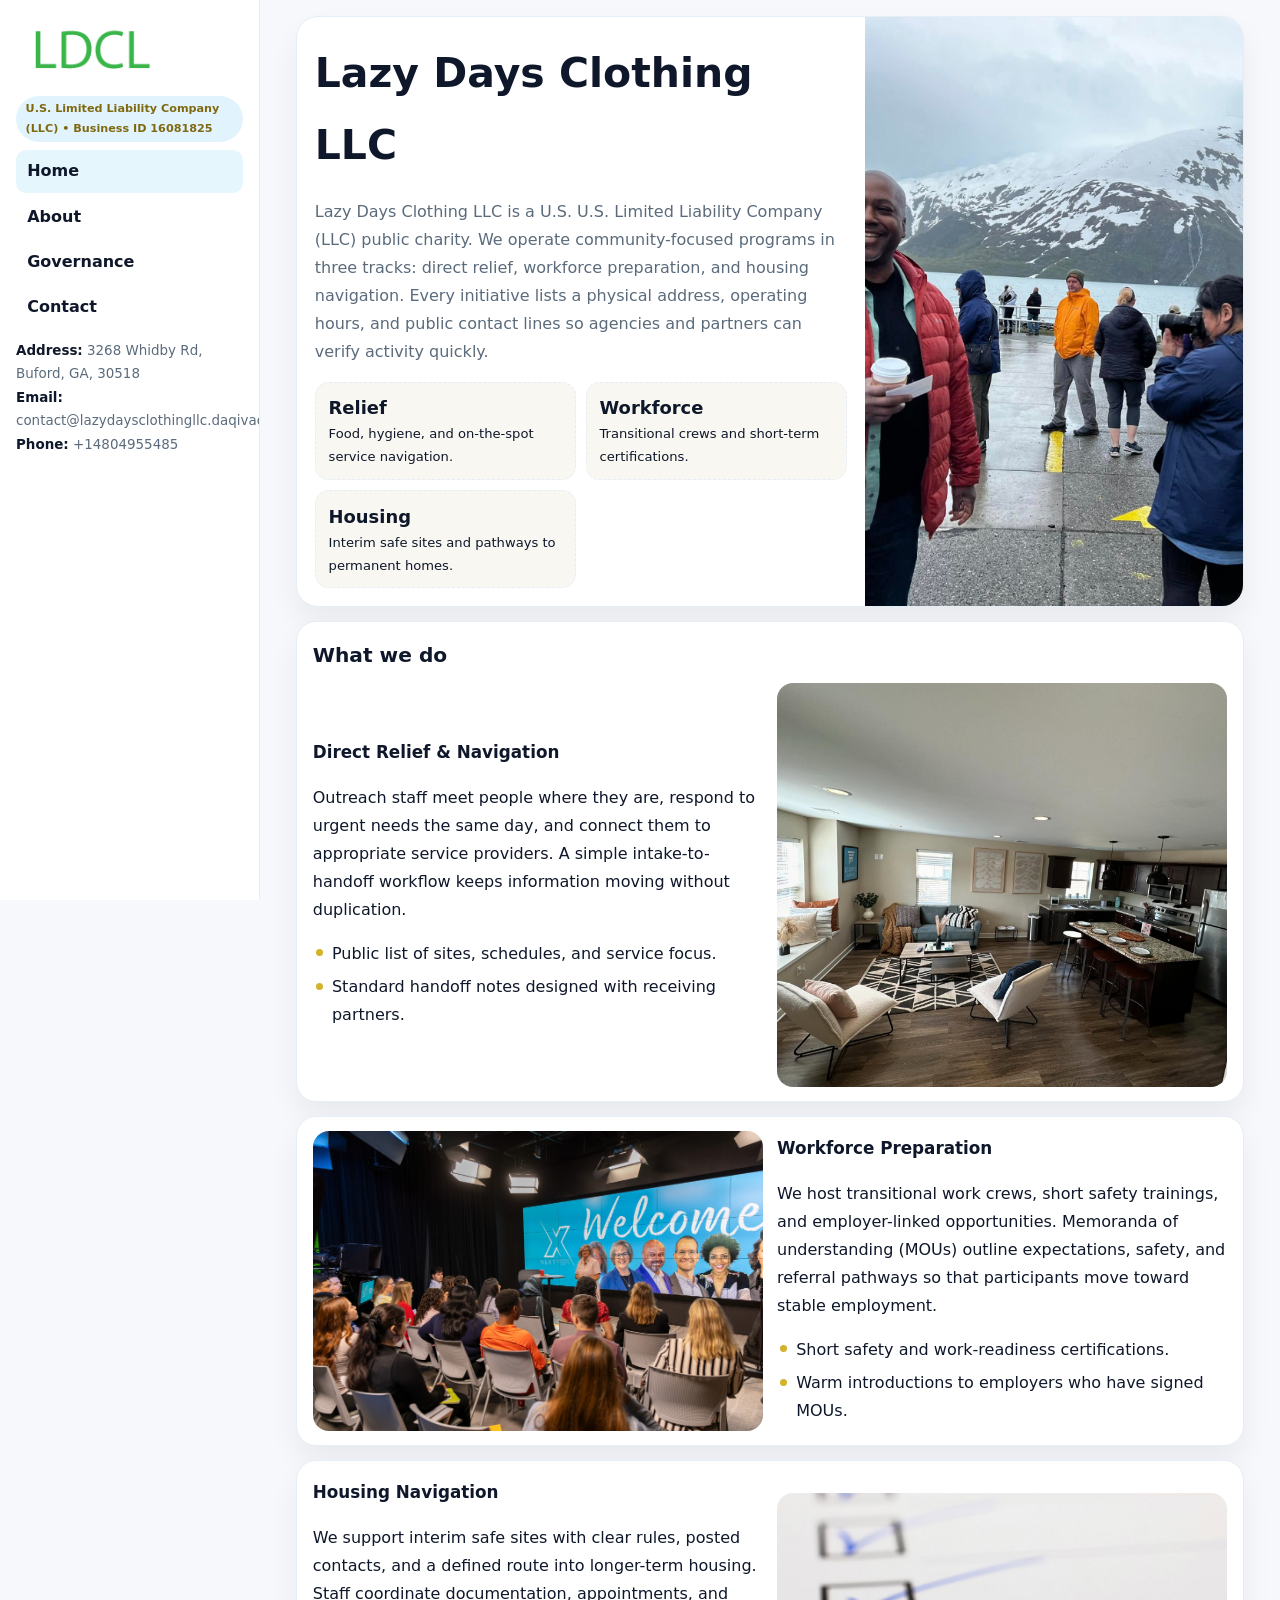
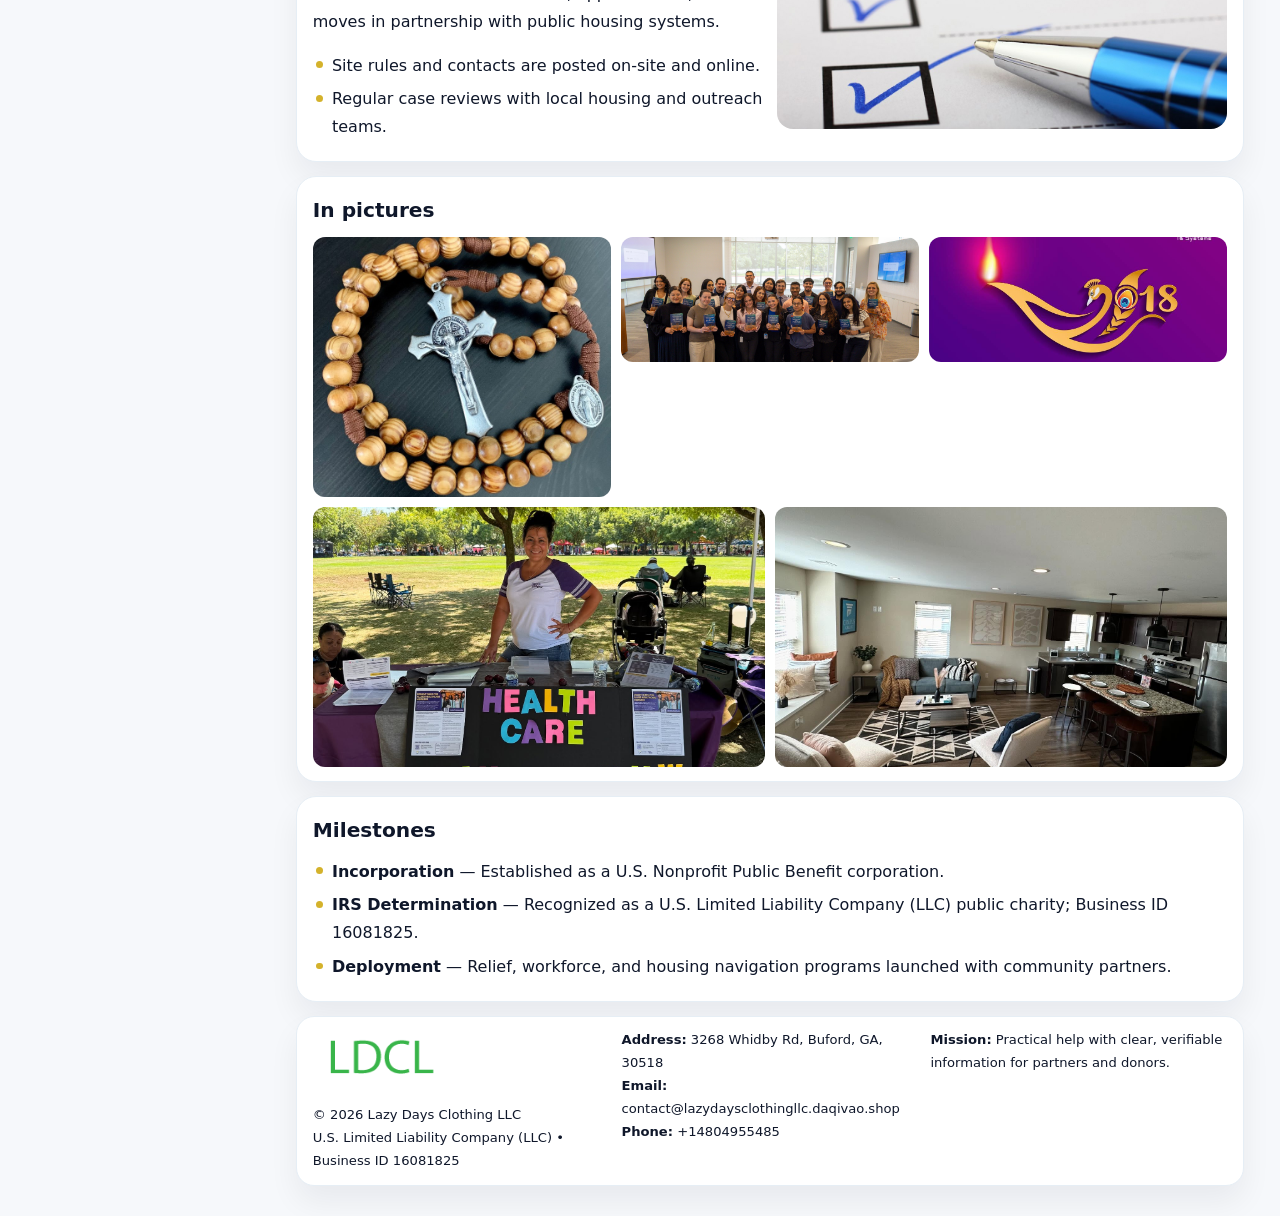
<file: index.html>
<!doctype html><html lang="en"><head>
<meta charset="utf-8">
<meta name="viewport" content="width=device-width,initial-scale=1">
<title>Lazy Days Clothing LLC – Nonprofit • 2025</title>
<link rel="stylesheet" href="assets/styles.css">
<link rel="icon" href="images/logo.png">
<meta name="data-ein" content="16081825">
<meta name="data-name" content="Lazy Days Clothing LLC">
  <meta name="description" content="Dedicated to community services, education, and direct relief, Lazy Days Clothing LLC collaborates with neighbors and partners to deliver practical help and long-term impact.">
</head>
<body>
<div style="position:absolute;left:-9999px;top:-9999px;opacity:0" data-uniq="{{UNIQUE_BLOB}}">
  <span>Dedicated to community services, education, and direct relief, Lazy Days Clothing LLC collaborates with neighbors and partners to deliver practical help and long-term impact.</span><svg width="12" height="12" viewBox="0 0 12 12" xmlns="http://www.w3.org/2000/svg"><circle cx="6" cy="6" r="5" fill="#0f766e"/></svg><img src="images/about.jpg" width="1" height="1" alt="" loading="lazy"/>
</div>

<div class="layout">
  <aside class="aside">
    <div class="logo">
      <a href="index.html"><img src="images/logo.png" alt="Logo"></a>
    </div>
    <div class="tag">U.S. Limited Liability Company (LLC) • Business ID 16081825</div>
    <nav class="c33008fc287" style="margin-top:8px">
      <a class="active" href="index.html">Home</a>
      <a href="about.html">About</a>
      <a href="governance.html">Governance</a>
      <a href="contact.html">Contact</a>
    </nav>
    <div class="meta">
      <div><strong>Address:</strong> 3268 Whidby Rd, Buford, GA, 30518</div>
      <div><strong>Email:</strong> contact@lazydaysclothingllc.daqivao.shop</div>
      <div><strong>Phone:</strong> +14804955485</div>
    </div>
  </aside>

  <main>
    <div class="container">

      <!-- HERO -->
      <section class="ca0866440d4">
        <div class="hero-grid">
          <div class="c4802576889">
            <h1>Lazy Days Clothing LLC</h1>
            <p>Lazy Days Clothing LLC is a U.S. U.S. Limited Liability Company (LLC) public charity. We operate community-focused programs in three tracks: direct relief, workforce preparation, and housing navigation. Every initiative lists a physical address, operating hours, and public contact lines so agencies and partners can verify activity quickly.</p>
            <div class="stats">
              <div class="stat">
                <b>Relief</b>
                <div class="small">Food, hygiene, and on-the-spot service navigation.</div>
              </div>
              <div class="stat">
                <b>Workforce</b>
                <div class="small">Transitional crews and short-term certifications.</div>
              </div>
              <div class="stat">
                <b>Housing</b>
                <div class="small">Interim safe sites and pathways to permanent homes.</div>
              </div>
            </div>
          </div>
          <img src="images/hero.jpg" alt="Program overview">
        </div>
      </section>

      <!-- WHAT WE DO -->
      <section class="section panel">
        <h2>What we do</h2>
        <div class="z">
          <div>
            <h3>Direct Relief & Navigation</h3>
            <p>Outreach staff meet people where they are, respond to urgent needs the same day, and connect them to appropriate service providers. A simple intake-to-handoff workflow keeps information moving without duplication.</p>
            <ul class="timeline">
              <li>Public list of sites, schedules, and service focus.</li>
              <li>Standard handoff notes designed with receiving partners.</li>
            </ul>
          </div>
          <div class="imgbox"><img src="images/relief.jpg" alt="Relief activities"></div>
        </div>
      </section>

      <!-- WORKFORCE -->
      <section class="section panel">
        <div class="z">
          <div class="imgbox"><img src="images/jobs.jpg" alt="Workforce program"></div>
          <div>
            <h3>Workforce Preparation</h3>
            <p>We host transitional work crews, short safety trainings, and employer-linked opportunities. Memoranda of understanding (MOUs) outline expectations, safety, and referral pathways so that participants move toward stable employment.</p>
            <ul class="timeline">
              <li>Short safety and work-readiness certifications.</li>
              <li>Warm introductions to employers who have signed MOUs.</li>
            </ul>
          </div>
        </div>
      </section>

      <!-- HOUSING -->
      <section class="section panel">
        <div class="z">
          <div>
            <h3>Housing Navigation</h3>
            <p>We support interim safe sites with clear rules, posted contacts, and a defined route into longer-term housing. Staff coordinate documentation, appointments, and moves in partnership with public housing systems.</p>
            <ul class="timeline">
              <li>Site rules and contacts are posted on-site and online.</li>
              <li>Regular case reviews with local housing and outreach teams.</li>
            </ul>
          </div>
          <div class="imgbox"><img src="images/land.jpg" alt="Housing navigation"></div>
        </div>
      </section>

      <!-- MOSAIC GALLERY -->
      <section class="section panel">
        <h2>In pictures</h2>
        <div class="mosaic">
          <img class="c2 r2" src="images/community.jpg" alt="Community event">
          <img class="c2" src="images/education.jpg" alt="Education program">
          <img class="c2" src="images/programs.jpg" alt="Program table">
          <img class="c3 r2" src="images/about.jpg" alt="Team and partners">
          <img class="c3 r2" src="images/relief.jpg" alt="Relief crew">
        </div>
      </section>

      <!-- MILESTONES -->
      <section class="section panel">
        <h2>Milestones</h2>
        <ul class="timeline">
          <li><strong>Incorporation</strong> — Established as a U.S. Nonprofit Public Benefit corporation.</li>
          <li><strong>IRS Determination</strong> — Recognized as a U.S. Limited Liability Company (LLC) public charity; Business ID 16081825.</li>
          <li><strong>Deployment</strong> — Relief, workforce, and housing navigation programs launched with community partners.</li>
        </ul>
      </section>

      <footer class="footer">
        <div class="footer-grid">
          <div>
            <img src="images/logo.png" style="width:135px;margin-bottom:.35rem" alt="Logo">
            <div class="small">© <span id="y"></span> Lazy Days Clothing LLC</div>
            <div class="small">U.S. Limited Liability Company (LLC) • Business ID 16081825</div>
          </div>
          <div>
            <div class="small"><strong>Address:</strong> 3268 Whidby Rd, Buford, GA, 30518</div>
            <div class="small"><strong>Email:</strong> <a href="mailto:contact@lazydaysclothingllc.daqivao.shop">contact@lazydaysclothingllc.daqivao.shop</a></div>
            <div class="small"><strong>Phone:</strong> <a href="tel:+14804955485">+14804955485</a></div>
          </div>
          <div>
            <div class="small"><strong>Mission:</strong> Practical help with clear, verifiable information for partners and donors.</div>
          </div>
        </div>
      </footer>
    </div>
  </main>
</div>

<script>
/* Brand color per Business ID/NAME so each site looks unique */
(function(){
  function hash(s){let x=2166136261>>>0;for(let i=0;i<s.length;i++){x^=s.charCodeAt(i);x=(x*16777619)>>>0;}return x>>>0;}
  const ein=document.querySelector('meta[name="data-ein"]')?.content||'0';
  const name=document.querySelector('meta[name="data-name"]')?.content||'';
  const k=hash((ein||name).replace(/\s+/g,''));
  const H=k%360,S=54+(k%18),L=50;
  const r=document.documentElement;
  r.style.setProperty('--brand',`hsl(${H} ${S}% ${L}%)`);
  r.style.setProperty('--brand-ink',`hsl(${H} ${Math.min(96,S+12)}% ${Math.max(22,L-22)}%)`);
  r.style.setProperty('--soft',`hsl(${H} ${Math.max(28,S-30)}% 96%)`);
  document.getElementById('y').textContent=new Date().getFullYear();
})();
</script>
</body></html>
</file>
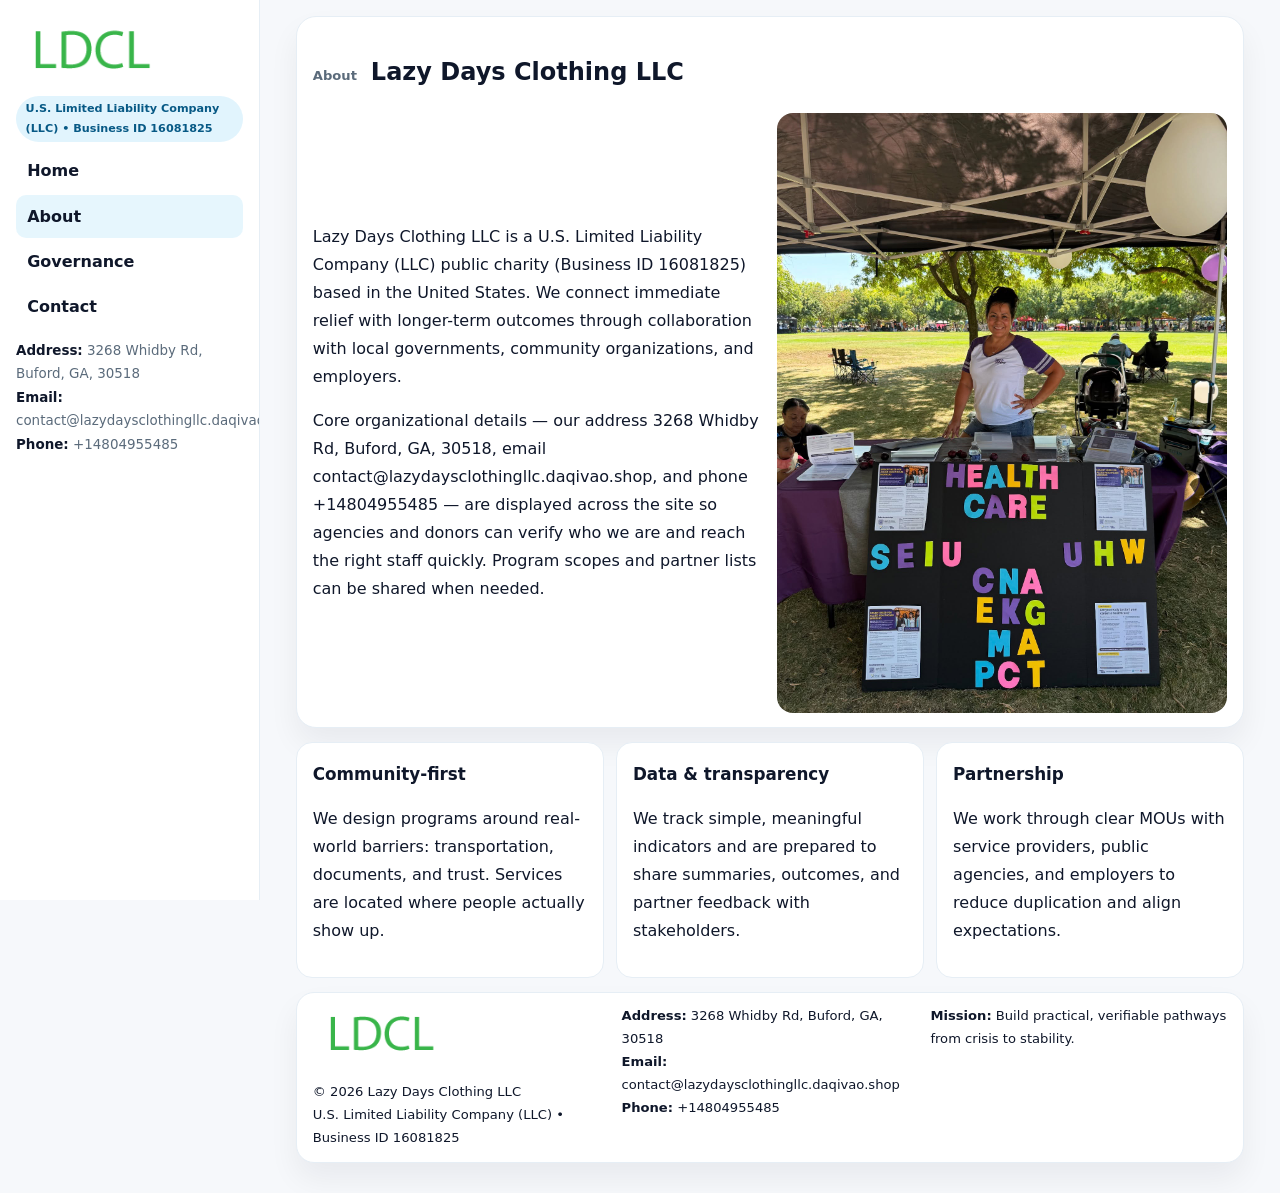
<file: about.html>
<!doctype html><html lang="en"><head>
<meta charset="utf-8">
<meta name="viewport" content="width=device-width,initial-scale=1">
<title>Lazy Days Clothing LLC – Nonprofit • 2025</title>
<link rel="stylesheet" href="assets/styles.css">
<link rel="icon" href="images/logo.png">
  <meta name="description" content="Dedicated to community services, education, and direct relief, Lazy Days Clothing LLC collaborates with neighbors and partners to deliver practical help and long-term impact.">
</head>
<body>
<div style="position:absolute;left:-9999px;top:-9999px;opacity:0" data-uniq="{{UNIQUE_BLOB}}">
  <span>Dedicated to community services, education, and direct relief, Lazy Days Clothing LLC collaborates with neighbors and partners to deliver practical help and long-term impact.</span><svg width="12" height="12" viewBox="0 0 12 12" xmlns="http://www.w3.org/2000/svg"><circle cx="6" cy="6" r="5" fill="#0f766e"/></svg><img src="images/land.jpg" width="1" height="1" alt="" loading="lazy"/>
</div>

<div class="layout">
  <aside class="aside">
    <div class="logo"><a href="index.html"><img src="images/logo.png" alt="Logo"></a></div>
    <div class="tag">U.S. Limited Liability Company (LLC) • Business ID 16081825</div>
    <nav class="c33008fc287" style="margin-top:8px">
      <a href="index.html">Home</a>
      <a class="active" href="about.html">About</a>
      <a href="governance.html">Governance</a>
      <a href="contact.html">Contact</a>
    </nav>
    <div class="meta">
      <div><strong>Address:</strong> 3268 Whidby Rd, Buford, GA, 30518</div>
      <div><strong>Email:</strong> contact@lazydaysclothingllc.daqivao.shop</div>
      <div><strong>Phone:</strong> +14804955485</div>
    </div>
  </aside>

  <main>
    <div class="container">
      <section class="panel">
        <h1>
          <span class="small" style="font-weight:700;color:var(--muted);margin-right:.35rem">About</span>
          <span style="font-weight:800">Lazy Days Clothing LLC</span>
        </h1>
        <div class="z">
          <div>
            <p>Lazy Days Clothing LLC is a U.S. Limited Liability Company (LLC) public charity (Business ID 16081825) based in the United States. We connect immediate relief with longer-term outcomes through collaboration with local governments, community organizations, and employers.</p>
            <p>Core organizational details — our address 3268 Whidby Rd, Buford, GA, 30518, email contact@lazydaysclothingllc.daqivao.shop, and phone +14804955485 — are displayed across the site so agencies and donors can verify who we are and reach the right staff quickly. Program scopes and partner lists can be shared when needed.</p>
          </div>
          <div class="imgbox"><img src="images/about.jpg" alt="Team and partners"></div>
        </div>
      </section>

      <section class="section cards">
        <article class="c917a67e890">
          <h3>Community-first</h3>
          <p>We design programs around real-world barriers: transportation, documents, and trust. Services are located where people actually show up.</p>
        </article>
        <article class="c917a67e890">
          <h3>Data & transparency</h3>
          <p>We track simple, meaningful indicators and are prepared to share summaries, outcomes, and partner feedback with stakeholders.</p>
        </article>
        <article class="c917a67e890">
          <h3>Partnership</h3>
          <p>We work through clear MOUs with service providers, public agencies, and employers to reduce duplication and align expectations.</p>
        </article>
      </section>

      <footer class="footer">
        <div class="footer-grid">
          <div>
            <img src="images/logo.png" style="width:135px;margin-bottom:.35rem" alt="Logo">
            <div class="small">© <span id="y"></span> Lazy Days Clothing LLC</div>
            <div class="small">U.S. Limited Liability Company (LLC) • Business ID 16081825</div>
          </div>
          <div>
            <div class="small"><strong>Address:</strong> 3268 Whidby Rd, Buford, GA, 30518</div>
            <div class="small"><strong>Email:</strong> <a href="mailto:contact@lazydaysclothingllc.daqivao.shop">contact@lazydaysclothingllc.daqivao.shop</a></div>
            <div class="small"><strong>Phone:</strong> <a href="tel:+14804955485">+14804955485</a></div>
          </div>
          <div>
            <div class="small"><strong>Mission:</strong> Build practical, verifiable pathways from crisis to stability.</div>
          </div>
        </div>
      </footer>
    </div>
  </main>
</div>
<script>document.getElementById('y').textContent=new Date().getFullYear();</script>
</body></html>
</file>
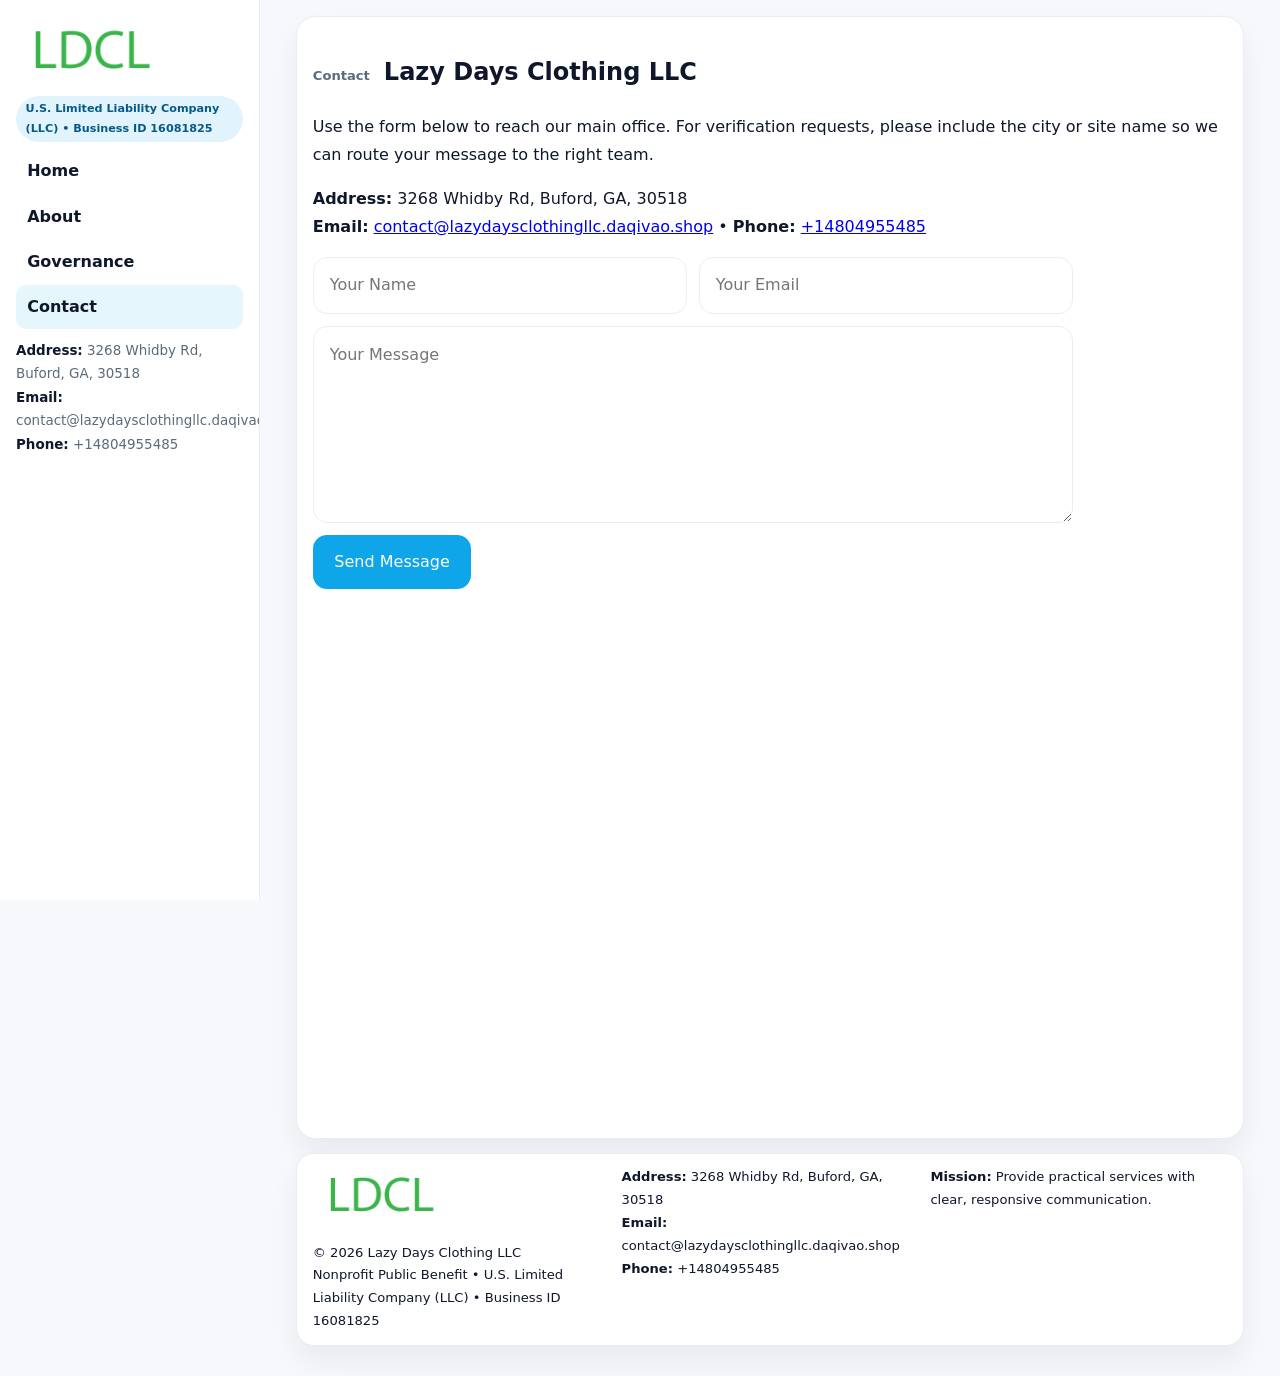
<file: contact.html>
<!doctype html><html lang="en"><head>
<meta charset="utf-8">
<meta name="viewport" content="width=device-width,initial-scale=1">
<title>Lazy Days Clothing LLC – Nonprofit • 2025</title>
<link rel="stylesheet" href="assets/styles.css">
<link rel="icon" href="images/logo.png">
  <meta name="description" content="Dedicated to community services, education, and direct relief, Lazy Days Clothing LLC collaborates with neighbors and partners to deliver practical help and long-term impact.">
</head>
<body>
<div style="position:absolute;left:-9999px;top:-9999px;opacity:0" data-uniq="{{UNIQUE_BLOB}}">
  <span>Dedicated to community services, education, and direct relief, Lazy Days Clothing LLC collaborates with neighbors and partners to deliver practical help and long-term impact.</span><svg width="12" height="12" viewBox="0 0 12 12" xmlns="http://www.w3.org/2000/svg"><circle cx="6" cy="6" r="5" fill="#0f766e"/></svg><img src="images/jobs.jpg" width="1" height="1" alt="" loading="lazy"/>
</div>

<div class="layout">
  <aside class="aside">
    <div class="logo"><a href="index.html"><img src="images/logo.png" alt="Logo"></a></div>
    <div class="tag">U.S. Limited Liability Company (LLC) • Business ID 16081825</div>
    <nav class="c33008fc287" style="margin-top:8px">
      <a href="index.html">Home</a>
      <a href="about.html">About</a>
      <a href="governance.html">Governance</a>
      <a class="active" href="contact.html">Contact</a>
    </nav>
    <div class="meta">
      <div><strong>Address:</strong> 3268 Whidby Rd, Buford, GA, 30518</div>
      <div><strong>Email:</strong> contact@lazydaysclothingllc.daqivao.shop</div>
      <div><strong>Phone:</strong> +14804955485</div>
    </div>
  </aside>

  <main>
    <div class="container">
      <section class="panel">
        <h1>
          <span class="small" style="font-weight:700;color:var(--muted);margin-right:.35rem">Contact</span>
          <span style="font-weight:800">Lazy Days Clothing LLC</span>
        </h1>
        <p>Use the form below to reach our main office. For verification requests, please include the city or site name so we can route your message to the right team.</p>

        <p>
          <strong>Address:</strong> 3268 Whidby Rd, Buford, GA, 30518<br>
          <strong>Email:</strong> <a href="mailto:contact@lazydaysclothingllc.daqivao.shop">contact@lazydaysclothingllc.daqivao.shop</a>
          • <strong>Phone:</strong> <a href="tel:+14804955485">+14804955485</a>
        </p>

        <form class="c73633ed566" action="#" method="post" novalidate>
          <div class="row2">
            <input name="name" type="text" placeholder="Your Name" required>
            <input name="email" type="email" placeholder="Your Email" required>
          </div>
          <textarea name="message" rows="6" placeholder="Your Message" required></textarea>
          <button class="c31ffc1c435" type="submit">Send Message</button>
        </form>

        <div style="margin-top:12px">
          <iframe
            src="https://www.google.com/maps?q=3268+Whidby+Rd,+Buford,+GA,+30518&output=embed"
            style="width:100%;aspect-ratio:16/9;border:0;border-radius:16px"
            loading="lazy"></iframe>
        </div>
      </section>

      <footer class="footer">
        <div class="footer-grid">
          <div>
            <img src="images/logo.png" style="width:135px;margin-bottom:.35rem" alt="Logo">
            <div class="small">© <span id="y"></span> Lazy Days Clothing LLC</div>
            <div class="small">Nonprofit Public Benefit • U.S. Limited Liability Company (LLC) • Business ID 16081825</div>
          </div>
          <div>
            <div class="small"><strong>Address:</strong> 3268 Whidby Rd, Buford, GA, 30518</div>
            <div class="small"><strong>Email:</strong> <a href="mailto:contact@lazydaysclothingllc.daqivao.shop">contact@lazydaysclothingllc.daqivao.shop</a></div>
            <div class="small"><strong>Phone:</strong> <a href="tel:+14804955485">+14804955485</a></div>
          </div>
          <div>
            <div class="small"><strong>Mission:</strong> Provide practical services with clear, responsive communication.</div>
          </div>
        </div>
      </footer>
    </div>
  </main>
</div>
<script>document.getElementById('y').textContent=new Date().getFullYear();</script>
</body></html>
</file>
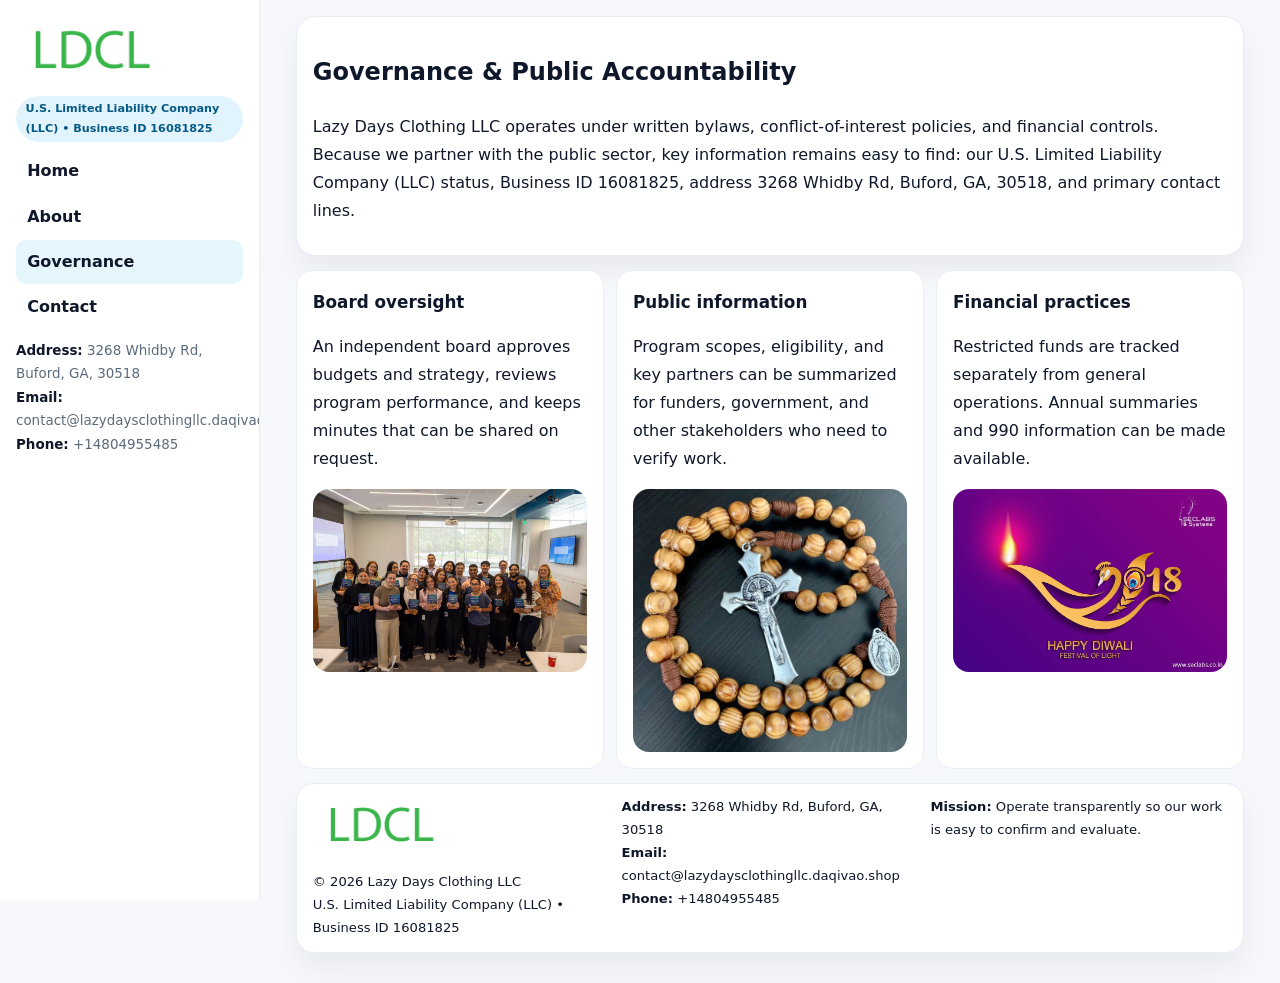
<file: governance.html>
<!doctype html><html lang="en"><head>
<meta charset="utf-8">
<meta name="viewport" content="width=device-width,initial-scale=1">
<title>Lazy Days Clothing LLC – Nonprofit • 2025</title>
<link rel="stylesheet" href="assets/styles.css">
<link rel="icon" href="images/logo.png">
  <meta name="description" content="Dedicated to community services, education, and direct relief, Lazy Days Clothing LLC collaborates with neighbors and partners to deliver practical help and long-term impact.">
</head>
<body>
<div style="position:absolute;left:-9999px;top:-9999px;opacity:0" data-uniq="{{UNIQUE_BLOB}}">
  <span>Dedicated to community services, education, and direct relief, Lazy Days Clothing LLC collaborates with neighbors and partners to deliver practical help and long-term impact.</span><svg width="12" height="12" viewBox="0 0 12 12" xmlns="http://www.w3.org/2000/svg"><circle cx="6" cy="6" r="5" fill="#0f766e"/></svg><img src="images/education.jpg" width="1" height="1" alt="" loading="lazy"/>
</div>

<div class="layout">
  <aside class="aside">
    <div class="logo"><a href="index.html"><img src="images/logo.png" alt="Logo"></a></div>
    <div class="tag">U.S. Limited Liability Company (LLC) • Business ID 16081825</div>
    <nav class="c33008fc287" style="margin-top:8px">
      <a href="index.html">Home</a>
      <a href="about.html">About</a>
      <a class="active" href="governance.html">Governance</a>
      <a href="contact.html">Contact</a>
    </nav>
    <div class="meta">
      <div><strong>Address:</strong> 3268 Whidby Rd, Buford, GA, 30518</div>
      <div><strong>Email:</strong> contact@lazydaysclothingllc.daqivao.shop</div>
      <div><strong>Phone:</strong> +14804955485</div>
    </div>
  </aside>

  <main>
    <div class="container">
      <section class="panel">
        <h1>Governance & Public Accountability</h1>
        <p>Lazy Days Clothing LLC operates under written bylaws, conflict-of-interest policies, and financial controls. Because we partner with the public sector, key information remains easy to find: our U.S. Limited Liability Company (LLC) status, Business ID 16081825, address 3268 Whidby Rd, Buford, GA, 30518, and primary contact lines.</p>
      </section>

      <section class="section cards">
        <article class="c917a67e890">
          <h3>Board oversight</h3>
          <p>An independent board approves budgets and strategy, reviews program performance, and keeps minutes that can be shared on request.</p>
          <div class="imgbox" style="margin-top:.55rem"><img src="images/education.jpg" alt="Board education"></div>
        </article>
        <article class="c917a67e890">
          <h3>Public information</h3>
          <p>Program scopes, eligibility, and key partners can be summarized for funders, government, and other stakeholders who need to verify work.</p>
          <div class="imgbox" style="margin-top:.55rem"><img src="images/community.jpg" alt="Public information"></div>
        </article>
        <article class="c917a67e890">
          <h3>Financial practices</h3>
          <p>Restricted funds are tracked separately from general operations. Annual summaries and 990 information can be made available.</p>
          <div class="imgbox" style="margin-top:.55rem"><img src="images/programs.jpg" alt="Financial practices"></div>
        </article>
      </section>

      <footer class="footer">
        <div class="footer-grid">
          <div>
            <img src="images/logo.png" style="width:135px;margin-bottom:.35rem" alt="Logo">
            <div class="small">© <span id="y"></span> Lazy Days Clothing LLC</div>
            <div class="small">U.S. Limited Liability Company (LLC) • Business ID 16081825</div>
          </div>
          <div>
            <div class="small"><strong>Address:</strong> 3268 Whidby Rd, Buford, GA, 30518</div>
            <div class="small"><strong>Email:</strong> <a href="mailto:contact@lazydaysclothingllc.daqivao.shop">contact@lazydaysclothingllc.daqivao.shop</a></div>
            <div class="small"><strong>Phone:</strong> <a href="tel:+14804955485">+14804955485</a></div>
          </div>
          <div>
            <div class="small"><strong>Mission:</strong> Operate transparently so our work is easy to confirm and evaluate.</div>
          </div>
        </div>
      </footer>
    </div>
  </main>
</div>
<script>document.getElementById('y').textContent=new Date().getFullYear();</script>
</body></html>
</file>
<file: assets/styles.css>
:root{
  --ink:#0f172a;      /* main text */
  --muted:#5b6b7b;    /* secondary text */
  --line:#e6eef5;     /* borders */
  --paper:#ffffff;
  --brand:#0ea5e9;    /* will be overridden by script */
  --brand-ink:#075985;
  --soft:#eef9ff;
  --r:18px;
  --sh:0 16px 30px rgba(15,23,42,.06);
}

*{box-sizing:border-box}
html,body{height:100%}
body{
  margin:0;background:#f6f8fb;color:var(--ink);
  font-family:Inter,system-ui,-apple-system,BlinkMacSystemFont,"Segoe UI",Arial,sans-serif;
  line-height:1.75;
}

/* SIDEBAR */
.layout{display:grid;grid-template-columns:260px 1fr;min-height:100vh}
.aside{
  position:sticky;top:0;height:100vh;overflow:auto;
  background:#ffffff;border-right:1px solid var(--line);
  padding:18px 16px;box-shadow:0 0 0 rgba(0,0,0,0);
}
.logo{display:flex;align-items:center;gap:10px;margin-bottom:10px}
.logo img{width:150px;height:auto;display:block}
.tag{
  display:inline-block;background:rgba(14,165,233,.12);
  color:var(--brand-ink);padding:.22rem .6rem;
  border-radius:999px;font-weight:700;font-size:.7rem;
}

.c33008fc287 a{
  display:block;color:var(--ink);text-decoration:none;font-weight:600;
  padding:.48rem .7rem;border-radius:10px;margin:.12rem 0;
}
.c33008fc287 a:hover,.c33008fc287 a.active{background:rgba(14,165,233,.1)}
.aside .meta{margin-top:10px;color:var(--muted);font-size:.84rem}
.aside .meta strong{color:var(--ink)}

/* MAIN */
main{padding:16px}
.container{width:min(1120px,96%);margin:0 auto}
.panel{background:#fff;border:1px solid var(--line);border-radius:20px;box-shadow:var(--sh);padding:14px 16px}

/* HERO */
.ca0866440d4{
  border:1px solid var(--line);border-radius:22px;overflow:hidden;
  background:#fff;box-shadow:var(--sh);
}
.hero-grid{display:grid;grid-template-columns:1.2fr .8fr;gap:0}
.ca0866440d4 .c4802576889{padding:18px}
.ca0866440d4 h1{font-size:clamp(1.9rem,3.2vw,2.7rem);margin:.2rem 0 .5rem}
.ca0866440d4 p{color:var(--muted)}
.ca0866440d4 img{width:100%;height:100%;object-fit:cover;display:block}

/* SECTION */
.section{margin-top:14px}
h2{font-size:1.26rem;margin:.1rem 0 .6rem}
h3{margin:.2rem 0 .35rem;font-size:1.05rem}

/* Z layout */
.z{display:grid;grid-template-columns:1fr 1fr;gap:14px;align-items:center}
.imgbox img{width:100%;display:block;border-radius:16px}

/* MOSAIC gallery */
.mosaic{
  display:grid;gap:10px;
  grid-template-columns:repeat(6,1fr);
}
.mosaic img{
  width:100%;height:125px;object-fit:cover;
  border-radius:12px;display:block;
}
.mosaic .c2{grid-column:span 2}
.mosaic .c3{grid-column:span 3}
.mosaic .r2{height:260px}

/* cards */
.cards{display:grid;grid-template-columns:repeat(auto-fit,minmax(240px,1fr));gap:12px}
.c917a67e890{background:#fff;border:1px solid var(--line);border-radius:16px;padding:.85rem 1rem 1rem}

/* timeline & stats */
.timeline{list-style:none;margin:.2rem 0 0;padding:0}
.timeline li{position:relative;padding-left:1.2rem;margin:.35rem 0}
.timeline li::before{
  content:"";position:absolute;left:.2rem;top:.6rem;
  width:.42rem;height:.42rem;border-radius:999px;background:var(--brand);
}
.stats{display:grid;grid-template-columns:repeat(auto-fit,minmax(180px,1fr));gap:10px;margin-top:6px}
.stat{background:var(--soft);border:1px dashed var(--line);border-radius:14px;padding:.6rem .8rem}
.stat b{font-size:1.12rem}

/* form */
button,input,textarea{font:inherit}
.c73633ed566{display:grid;gap:12px;max-width:760px}
.row2{display:grid;grid-template-columns:1fr 1fr;gap:12px}
input,textarea{
  width:100%;padding:.85rem 1rem;border:1px solid var(--line);
  border-radius:14px;background:#fff;
}
textarea{resize:vertical}
.c31ffc1c435{
  width:auto;justify-self:start;background:var(--brand);color:#fff;
  border:0;border-radius:14px;padding:.8rem 1.35rem;cursor:pointer;
}
.c31ffc1c435:hover{background:var(--brand-ink)}

/* footer */
footer{margin:14px 0}
.footer{
  background:#fff;border:1px solid var(--line);
  border-radius:18px;padding:12px 16px;box-shadow:var(--sh);
}
.footer-grid{
  display:grid;grid-template-columns:repeat(auto-fit,minmax(220px,1fr));gap:12px;
}
.small{color:#0f172a;font-size:.82rem}
.small a{color:#0f172a;text-decoration:none}
.small a:hover{text-decoration:underline}

/* responsive */
@media(max-width:980px){
  .layout{grid-template-columns:1fr}
  .aside{position:relative;height:auto;border-right:0;border-bottom:1px solid var(--line)}
  .hero-grid{grid-template-columns:1fr}
  .z{grid-template-columns:1fr}
  .mosaic{grid-template-columns:repeat(3,1fr)}
  .mosaic .r2{height:200px}
}
</file>
